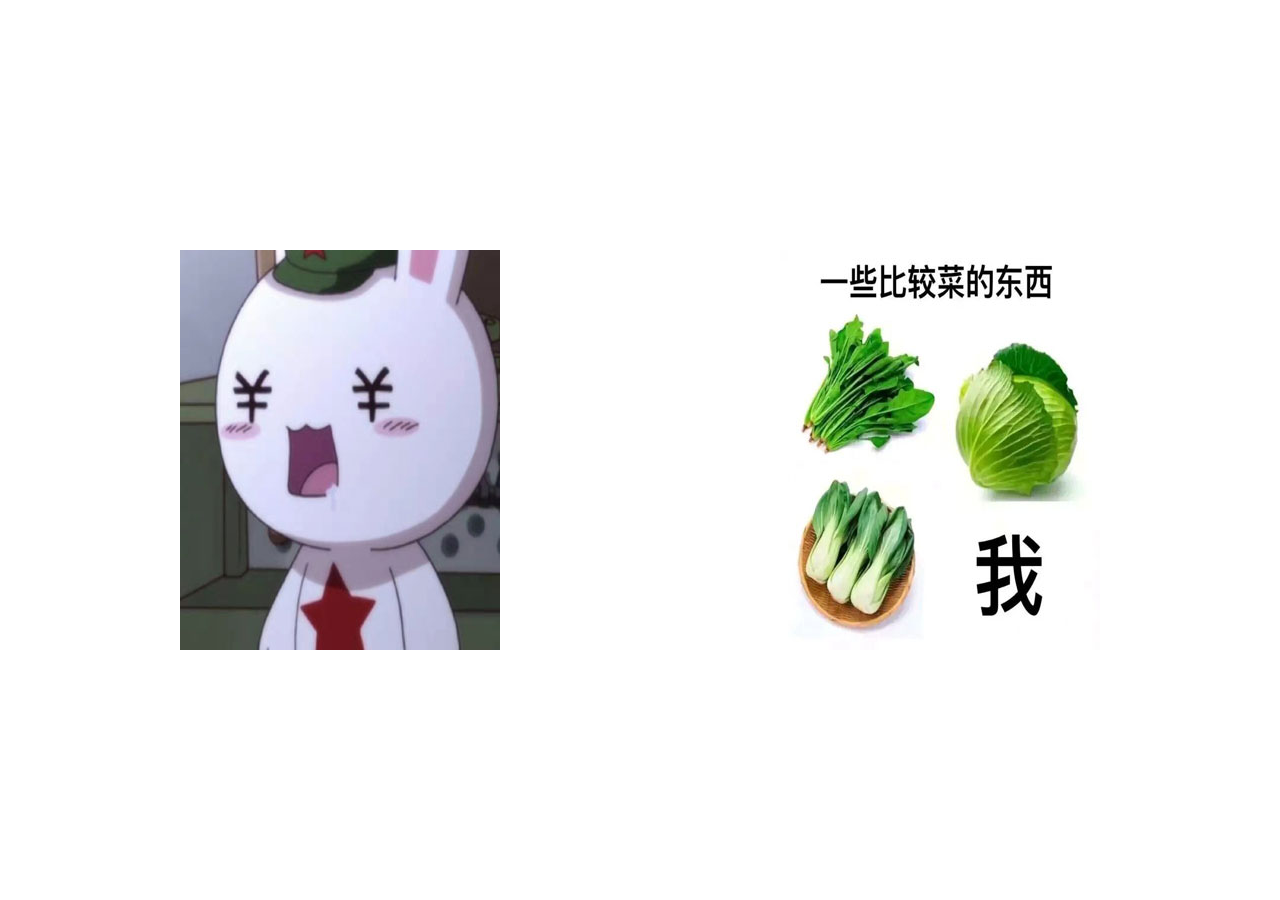
<file: contact.html>
<!DOCTYPE html>
<html lang="en">

<head>
  <meta charset="UTF-8">
  <meta name="viewport" content="width=device-width, initial-scale=1.0">
  <title></title>
  <link rel="stylesheet" href="style2.css">
</head>
<body>
    <div class="container">
        <div class="box">
            <div class ="imgBx">
                <img src="LR.jpg">
            </div>
            <div class="content">
                <h2>陆莉蓉</h2>
                <p>南京地理与湖泊研究所</p>
                <p>专业：地图学与地理信息系统</p>
                <p>学号：202028006110003</p> 
                <p>lulirong20@mails.ucas.ac.cn</p> 
            </div>
        </div>
        <div class="box">
                <div class ="imgBx">
                    <img src="JX.jpg">
                </div>
                <div class="content">
                    <h2>李佳鑫</h2>
                    <p>南京地理与湖泊研究所</p>
                    <p>专业：地图学与地理信息系统</p>
                    <p>学号：202028006110002</p> 
                    <p>lijiaxin20@mails.ucas.ac.cn</p> 
                </div>
            </div>
    </div>
</body>

</html>
</file>
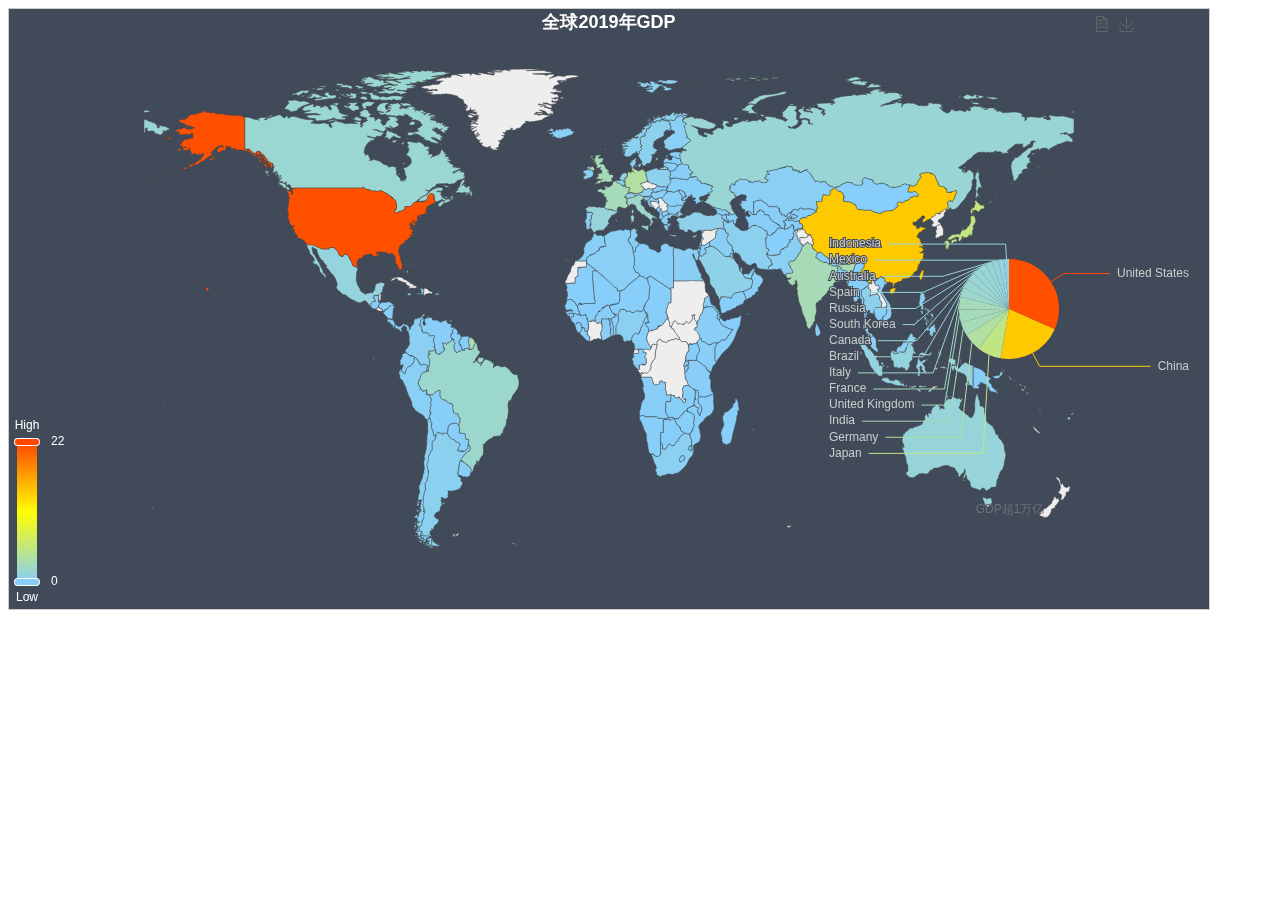
<file: demo4.html>
<!DOCTYPE html>
<html lang="en">

<head>
  <meta charset="UTF-8">
  <meta name="viewport" content="width=device-width, initial-scale=1.0">
  <title></title>
 
  <div id="main" style="width:1200px;height:600px;right:right;border:1px solid #ccc"></div> 
  
 <script src="echarts.min.js"></script>  
 <script src="world.js"></script> 
 <script src="pie.js"></script>
 <script src="index.js"></script>
 
</head>

</html>
</file>
<file: style2.css>
body{
    margin:0;
    padding:0;
    min-height:100vh;
    display:flex;
    justify-content: center;
    align-items: center;
    font-family: consolas;
}
.container{
    position: relative;
    width:1200px;
    display: flex;
    flex-wrap: wrap;
    justify-content: space-around;
}
.container .box{
    position: relative;
    width:320px;
    height: 400px;
    margin: 20px 0;
    box-sizing:border-box;
    overflow: hidden;
}
.container .box .imgBx{
    position: absolute;
    top:0;
    left: 0;
    width: 100%;
    height: 100%;
    background: #000;
    clip-path: circle(400px at center 100px);
    transition: 0.5s;
}
.container .box:hover .imgBx{
    clip-path:circle(80px at center 100px);
}
.container .box:hover .imgBx img{
    position: absolute;
    top:0;
    left: 0;
    width: 100%;
    height: 100%;
    object-fit: cover;
}
.container .box .content
{
    position: absolute;
    left: 0;
    bottom: 0;
    width: 100%;
    height: 55%;
    padding: 20px;
    box-sizing: border-box;
    text-align: center;
}
.container .box .content h2{
    margin: 0;
    padding: 0;
}
.container .box .content h2 a{
    text-decoration: none;
    background: #000;
    color:#fff;
    padding: 5px;
    display: inline-block;
}
.container .box .content h2,
.container .box .content p,
.container .box .content a{
    opacity: 0;
    transition: 0.5s;
    transform: translateY(20px);
}
.container .box:hover .content h2{
    opacity: 1;
    transform: translateY(0px);
    transition-delay: 0.5s;
}
.container .box:hover .content p{
    opacity: 1;
    transform: translateY(0px);
    transition-delay: 0.7s;
}
.container .box .content a{
    opacity: 1;
    transform: translateY(0px);
    transition-delay: 0.9s;
}
</file>
